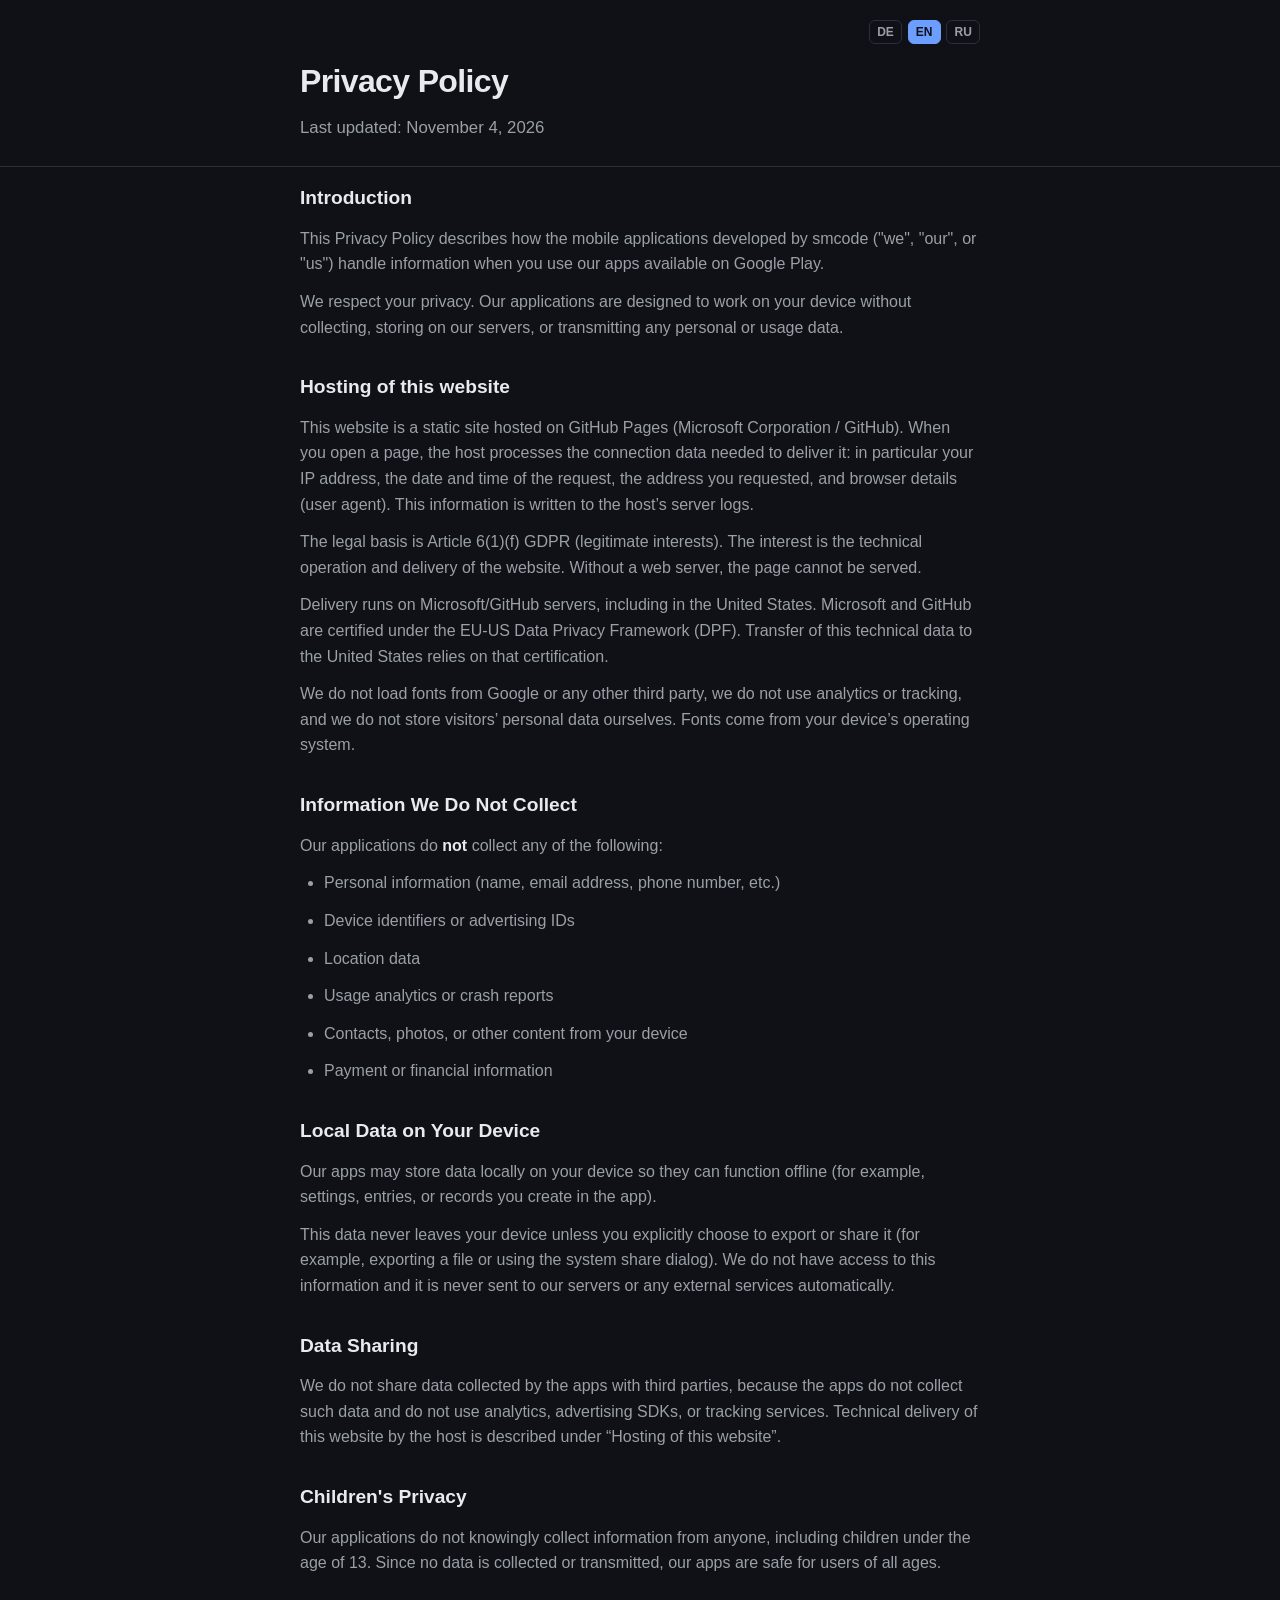
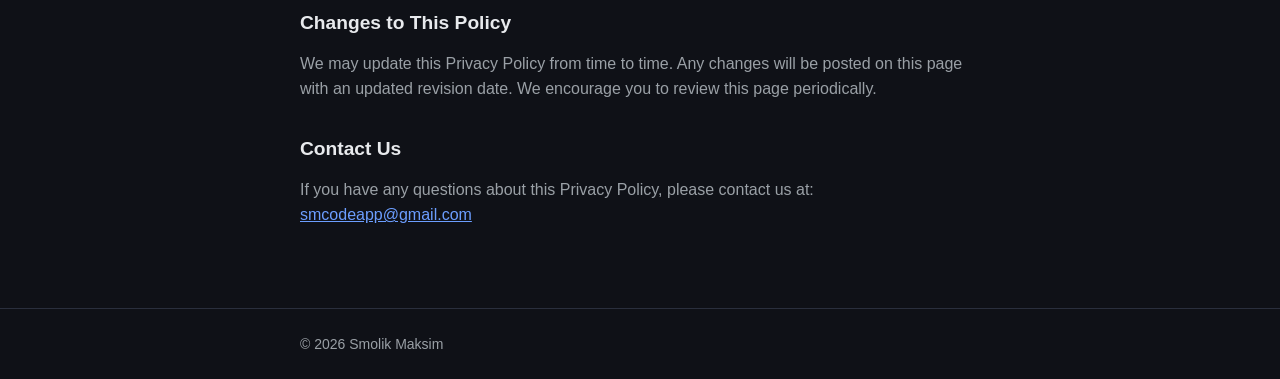
<file: privacy-policy.html>
<!DOCTYPE html>
<html lang="en">
<head>
  <meta charset="UTF-8">
  <meta name="viewport" content="width=device-width, initial-scale=1.0">
  <meta name="robots" content="noindex, nofollow">
  <meta name="description" content="" data-i18n-content="privacy.meta">
  <title data-i18n-title="privacy.title"></title>
  <link rel="stylesheet" href="styles.css">
</head>
<body>
  <header class="header header-small">
    <div class="container">
      <h1 data-i18n="privacy.title"></h1>
      <p class="subtitle" data-i18n="privacy.updated"></p>
    </div>
  </header>

  <main class="container policy">
    <section>
      <h2 data-i18n="privacy.intro.title"></h2>
      <p data-i18n="privacy.intro.p1"></p>
      <p data-i18n="privacy.intro.p2"></p>
    </section>

    <section>
      <h2 data-i18n="privacy.hosting.title"></h2>
      <p data-i18n="privacy.hosting.p1"></p>
      <p data-i18n="privacy.hosting.p2"></p>
      <p data-i18n="privacy.hosting.p3"></p>
      <p data-i18n="privacy.hosting.p4"></p>
    </section>

    <section>
      <h2 data-i18n="privacy.nocollect.title"></h2>
      <p data-i18n-html="privacy.nocollect.p"></p>
      <ul>
        <li data-i18n="privacy.nocollect.l1"></li>
        <li data-i18n="privacy.nocollect.l2"></li>
        <li data-i18n="privacy.nocollect.l3"></li>
        <li data-i18n="privacy.nocollect.l4"></li>
        <li data-i18n="privacy.nocollect.l5"></li>
        <li data-i18n="privacy.nocollect.l6"></li>
      </ul>
    </section>

    <section>
      <h2 data-i18n="privacy.local.title"></h2>
      <p data-i18n="privacy.local.p1"></p>
      <p data-i18n="privacy.local.p2"></p>
    </section>

    <section>
      <h2 data-i18n="privacy.share.title"></h2>
      <p data-i18n="privacy.share.p"></p>
    </section>

    <section>
      <h2 data-i18n="privacy.children.title"></h2>
      <p data-i18n="privacy.children.p"></p>
    </section>

    <section>
      <h2 data-i18n="privacy.changes.title"></h2>
      <p data-i18n="privacy.changes.p"></p>
    </section>

    <section>
      <h2 data-i18n="privacy.contact.title"></h2>
      <p>
        <span data-i18n="privacy.contact.p"></span>
        <a href="mailto:smcodeapp@gmail.com">smcodeapp@gmail.com</a>
      </p>
    </section>
  </main>

  <footer class="footer">
    <div class="container">
      <div class="footer-top">
        <p>&copy; 2026 Smolik Maksim</p>
      </div>
    </div>
  </footer>

  <script src="i18n.js" data-parts="shared root"></script>
</body>
</html>
</file>
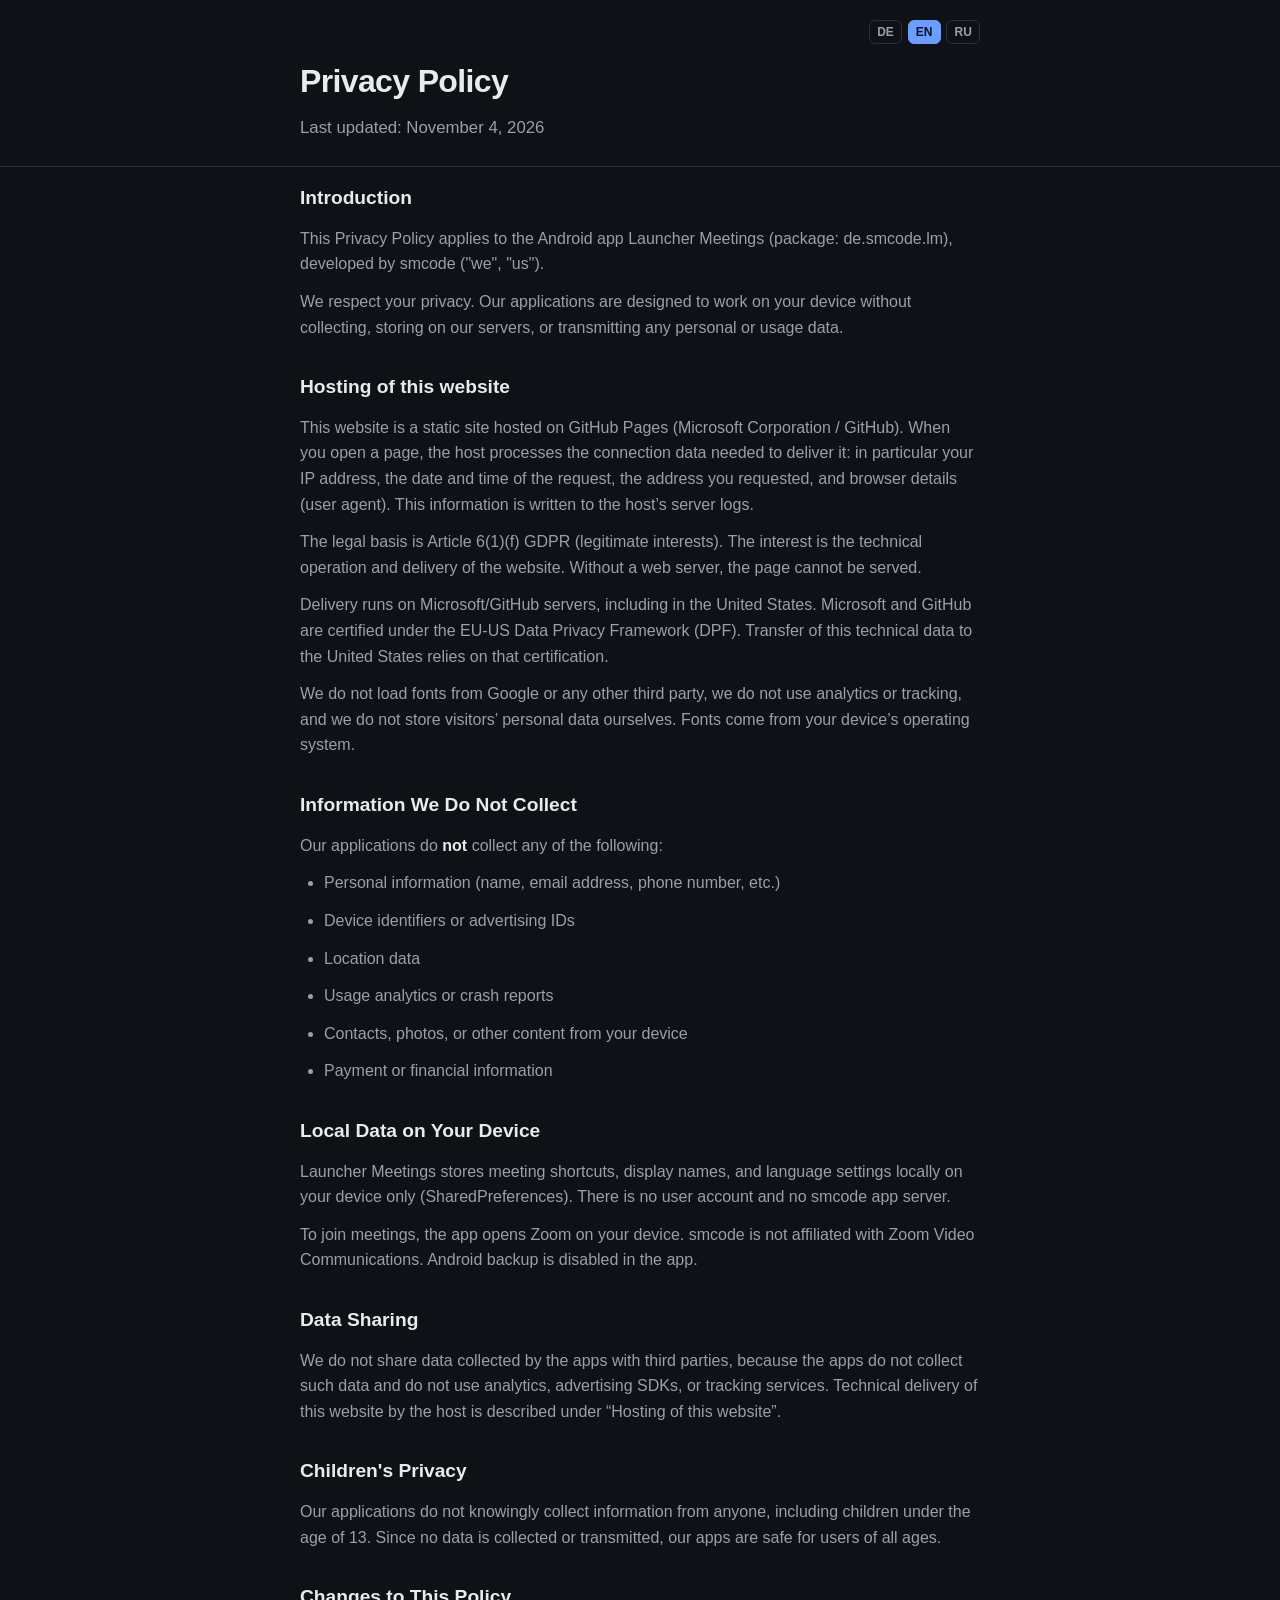
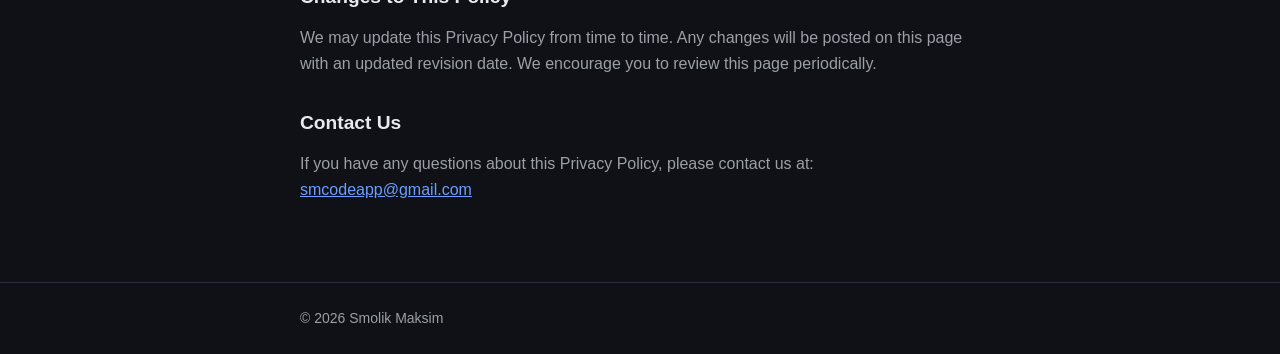
<file: launcher_meetings/privacy-policy.html>
<!DOCTYPE html>
<html lang="en">
<head>
  <meta charset="UTF-8">
  <meta name="viewport" content="width=device-width, initial-scale=1.0">
  <meta name="robots" content="noindex, nofollow">
  <meta name="description" content="" data-i18n-content="privacy.launcher_meetings.meta">
  <title data-i18n-title="privacy.title"></title>
  <link rel="stylesheet" href="../styles.css">
</head>
<body>
  <header class="header header-small">
    <div class="container">
      <h1 data-i18n="privacy.title"></h1>
      <p class="subtitle" data-i18n="privacy.updated"></p>
    </div>
  </header>

  <main class="container policy">
    <section>
      <h2 data-i18n="privacy.intro.title"></h2>
      <p data-i18n="privacy.launcher_meetings.intro.p1"></p>
      <p data-i18n="privacy.intro.p2"></p>
    </section>

    <section>
      <h2 data-i18n="privacy.hosting.title"></h2>
      <p data-i18n="privacy.hosting.p1"></p>
      <p data-i18n="privacy.hosting.p2"></p>
      <p data-i18n="privacy.hosting.p3"></p>
      <p data-i18n="privacy.hosting.p4"></p>
    </section>

    <section>
      <h2 data-i18n="privacy.nocollect.title"></h2>
      <p data-i18n-html="privacy.nocollect.p"></p>
      <ul>
        <li data-i18n="privacy.nocollect.l1"></li>
        <li data-i18n="privacy.nocollect.l2"></li>
        <li data-i18n="privacy.nocollect.l3"></li>
        <li data-i18n="privacy.nocollect.l4"></li>
        <li data-i18n="privacy.nocollect.l5"></li>
        <li data-i18n="privacy.nocollect.l6"></li>
      </ul>
    </section>

    <section>
      <h2 data-i18n="privacy.local.title"></h2>
      <p data-i18n="privacy.launcher_meetings.local.p1"></p>
      <p data-i18n="privacy.launcher_meetings.local.p2"></p>
    </section>

    <section>
      <h2 data-i18n="privacy.share.title"></h2>
      <p data-i18n="privacy.share.p"></p>
    </section>

    <section>
      <h2 data-i18n="privacy.children.title"></h2>
      <p data-i18n="privacy.children.p"></p>
    </section>

    <section>
      <h2 data-i18n="privacy.changes.title"></h2>
      <p data-i18n="privacy.changes.p"></p>
    </section>

    <section>
      <h2 data-i18n="privacy.contact.title"></h2>
      <p>
        <span data-i18n="privacy.contact.p"></span>
        <a href="mailto:smcodeapp@gmail.com">smcodeapp@gmail.com</a>
      </p>
    </section>
  </main>

  <footer class="footer">
    <div class="container">
      <div class="footer-top">
        <p>&copy; 2026 Smolik Maksim</p>
      </div>
    </div>
  </footer>

  <script src="../i18n.js" data-parts="shared root launcher_meetings"></script>
</body>
</html>
</file>
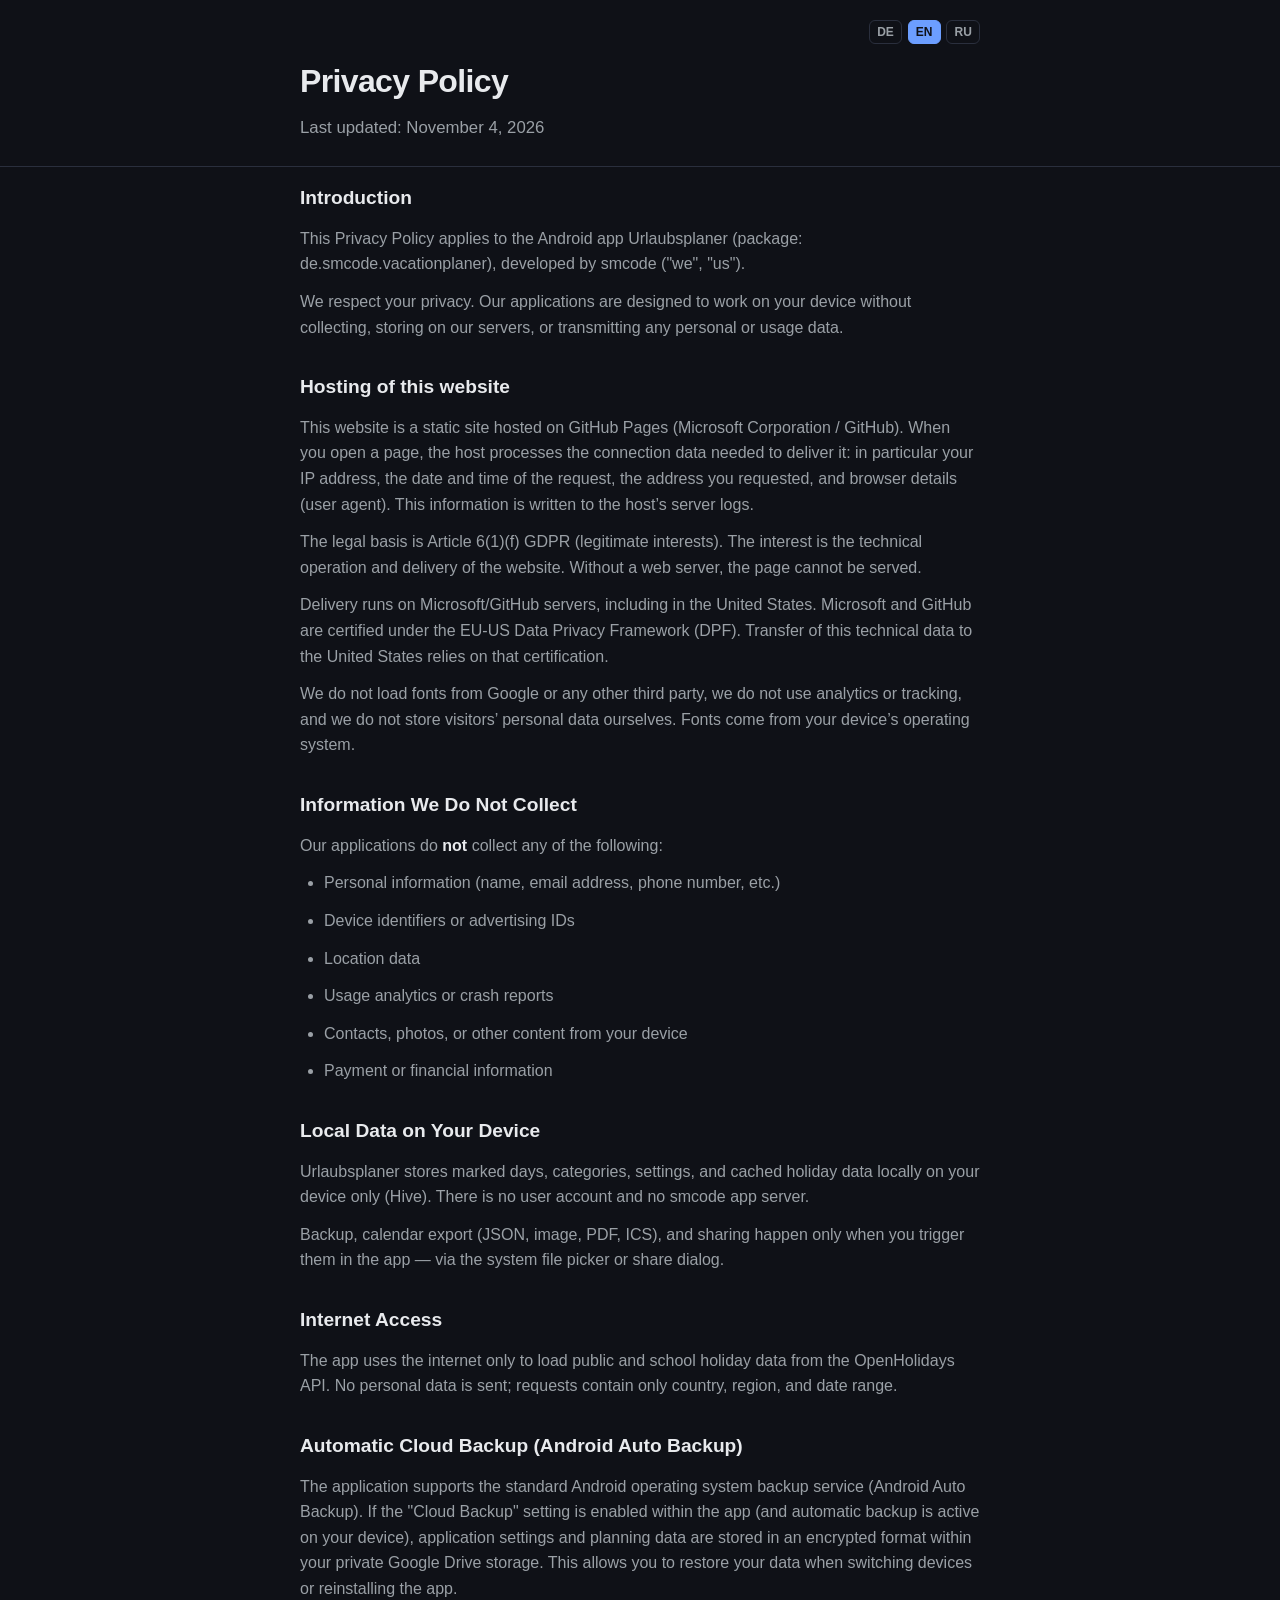
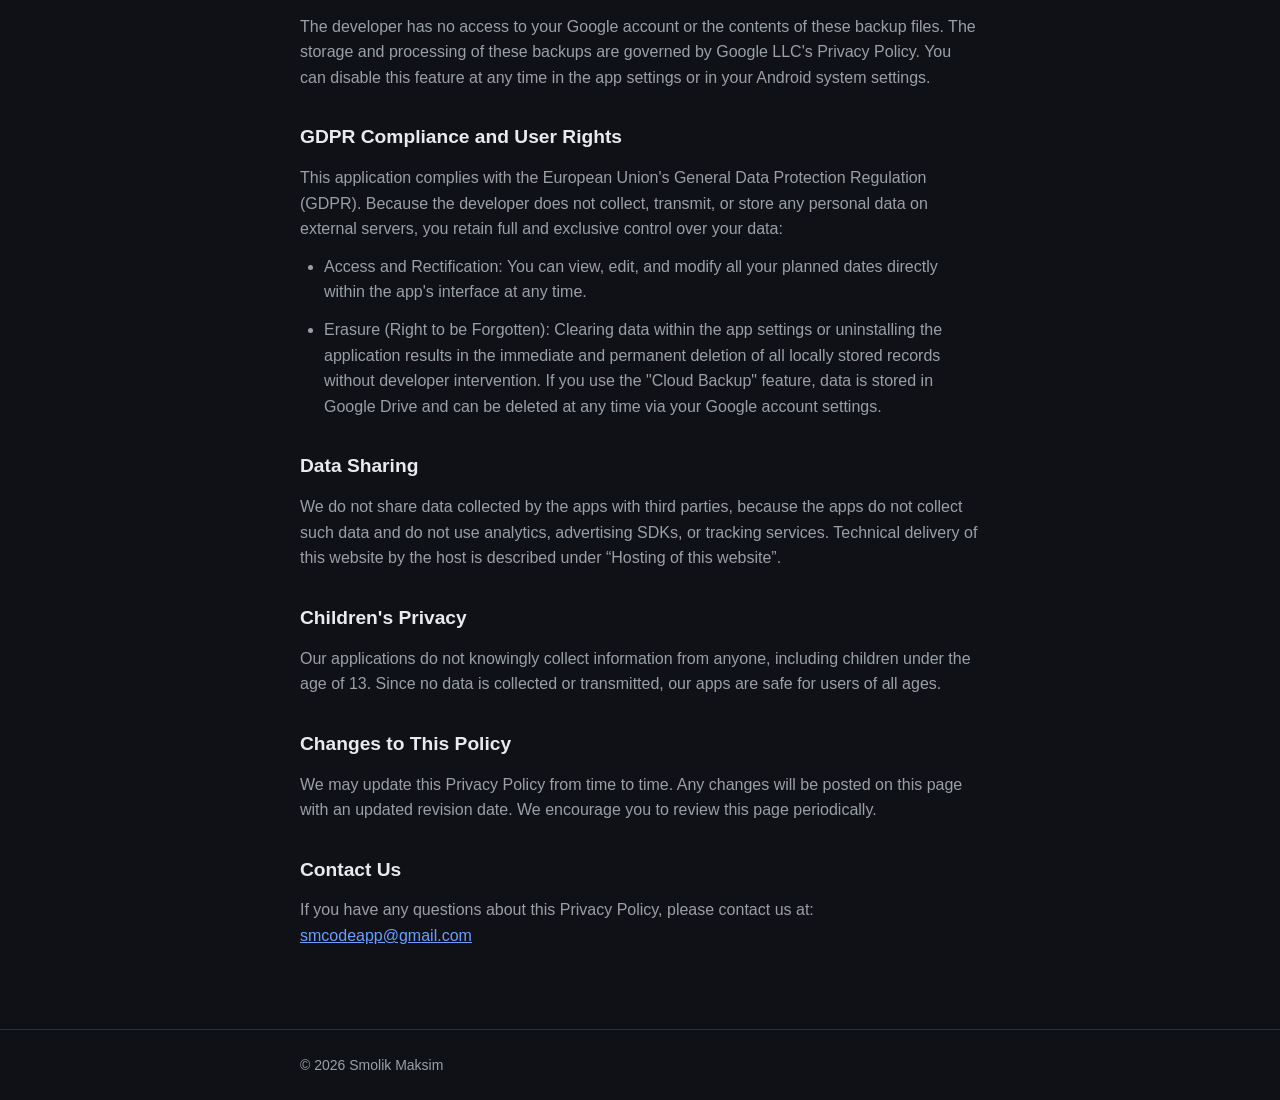
<file: urlaubsplaner/privacy-policy.html>
<!DOCTYPE html>
<html lang="en">
<head>
  <meta charset="UTF-8">
  <meta name="viewport" content="width=device-width, initial-scale=1.0">
  <meta name="robots" content="noindex, nofollow">
  <meta name="description" content="" data-i18n-content="privacy.urlaubsplaner.meta">
  <title data-i18n-title="privacy.title"></title>
  <link rel="stylesheet" href="../styles.css">
</head>
<body>
  <header class="header header-small">
    <div class="container">
      <h1 data-i18n="privacy.title"></h1>
      <p class="subtitle" data-i18n="privacy.updated"></p>
    </div>
  </header>

  <main class="container policy">
    <section>
      <h2 data-i18n="privacy.intro.title"></h2>
      <p data-i18n="privacy.urlaubsplaner.intro.p1"></p>
      <p data-i18n="privacy.intro.p2"></p>
    </section>

    <section>
      <h2 data-i18n="privacy.hosting.title"></h2>
      <p data-i18n="privacy.hosting.p1"></p>
      <p data-i18n="privacy.hosting.p2"></p>
      <p data-i18n="privacy.hosting.p3"></p>
      <p data-i18n="privacy.hosting.p4"></p>
    </section>

    <section>
      <h2 data-i18n="privacy.nocollect.title"></h2>
      <p data-i18n-html="privacy.nocollect.p"></p>
      <ul>
        <li data-i18n="privacy.nocollect.l1"></li>
        <li data-i18n="privacy.nocollect.l2"></li>
        <li data-i18n="privacy.nocollect.l3"></li>
        <li data-i18n="privacy.nocollect.l4"></li>
        <li data-i18n="privacy.nocollect.l5"></li>
        <li data-i18n="privacy.nocollect.l6"></li>
      </ul>
    </section>

    <section>
      <h2 data-i18n="privacy.local.title"></h2>
      <p data-i18n="privacy.urlaubsplaner.local.p1"></p>
      <p data-i18n="privacy.urlaubsplaner.local.p2"></p>
    </section>

    <section>
      <h2 data-i18n="privacy.urlaubsplaner.network.title"></h2>
      <p data-i18n="privacy.urlaubsplaner.network.p"></p>
    </section>

    <section>
      <h2 data-i18n="privacy.urlaubsplaner.cloud.title"></h2>
      <p data-i18n="privacy.urlaubsplaner.cloud.p1"></p>
      <p data-i18n="privacy.urlaubsplaner.cloud.p2"></p>
    </section>

    <section>
      <h2 data-i18n="privacy.urlaubsplaner.gdpr.title"></h2>
      <p data-i18n="privacy.urlaubsplaner.gdpr.p"></p>
      <ul>
        <li data-i18n="privacy.urlaubsplaner.gdpr.l1"></li>
        <li data-i18n="privacy.urlaubsplaner.gdpr.l2"></li>
      </ul>
    </section>

    <section>
      <h2 data-i18n="privacy.share.title"></h2>
      <p data-i18n="privacy.share.p"></p>
    </section>

    <section>
      <h2 data-i18n="privacy.children.title"></h2>
      <p data-i18n="privacy.children.p"></p>
    </section>

    <section>
      <h2 data-i18n="privacy.changes.title"></h2>
      <p data-i18n="privacy.changes.p"></p>
    </section>

    <section>
      <h2 data-i18n="privacy.contact.title"></h2>
      <p>
        <span data-i18n="privacy.contact.p"></span>
        <a href="mailto:smcodeapp@gmail.com">smcodeapp@gmail.com</a>
      </p>
    </section>
  </main>

  <footer class="footer">
    <div class="container">
      <div class="footer-top">
        <p>&copy; 2026 Smolik Maksim</p>
      </div>
    </div>
  </footer>

  <script src="../i18n.js" data-parts="shared root urlaubsplaner"></script>
</body>
</html>
</file>
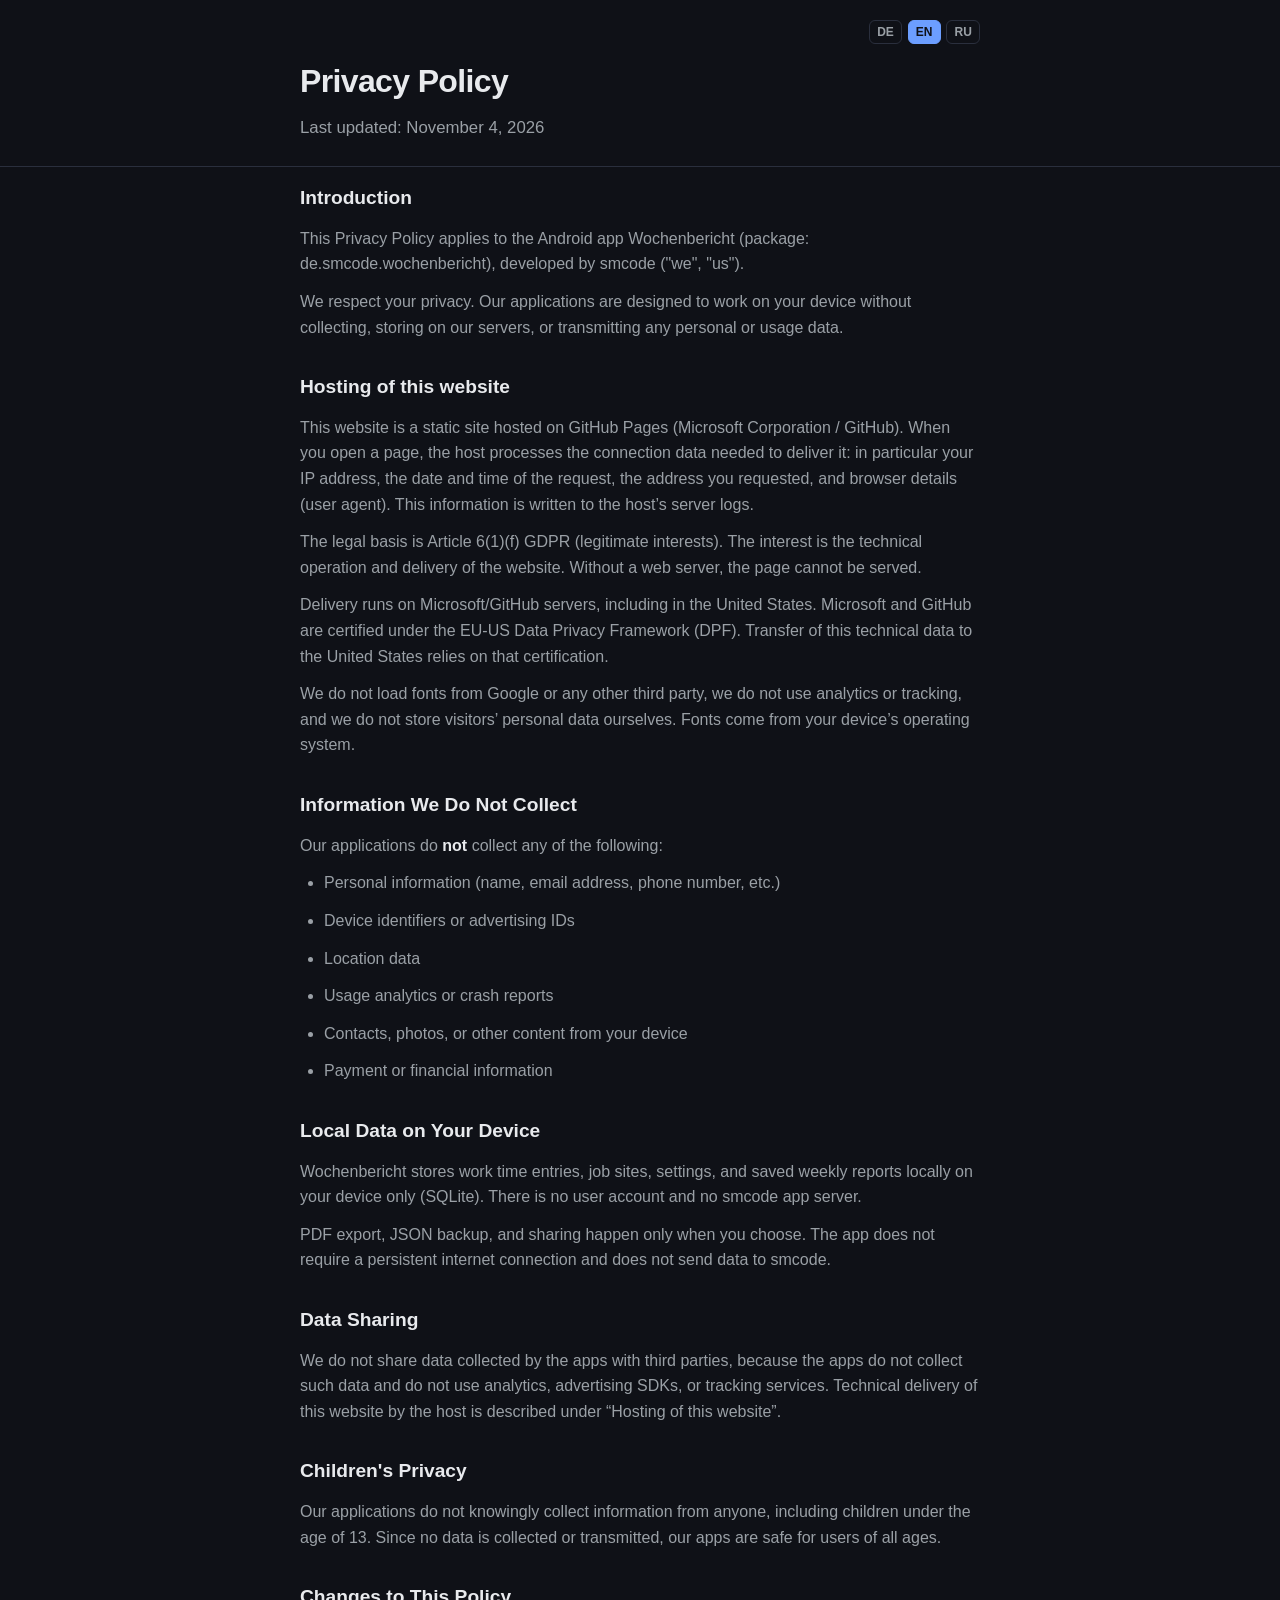
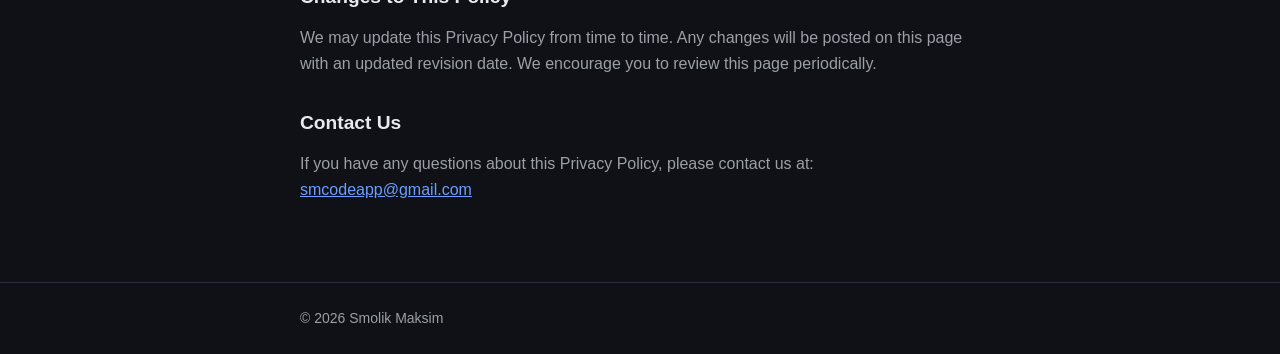
<file: wochenbericht/privacy-policy.html>
<!DOCTYPE html>
<html lang="en">
<head>
  <meta charset="UTF-8">
  <meta name="viewport" content="width=device-width, initial-scale=1.0">
  <meta name="robots" content="noindex, nofollow">
  <meta name="description" content="" data-i18n-content="privacy.wochenbericht.meta">
  <title data-i18n-title="privacy.title"></title>
  <link rel="stylesheet" href="../styles.css">
</head>
<body>
  <header class="header header-small">
    <div class="container">
      <h1 data-i18n="privacy.title"></h1>
      <p class="subtitle" data-i18n="privacy.updated"></p>
    </div>
  </header>

  <main class="container policy">
    <section>
      <h2 data-i18n="privacy.intro.title"></h2>
      <p data-i18n="privacy.wochenbericht.intro.p1"></p>
      <p data-i18n="privacy.intro.p2"></p>
    </section>

    <section>
      <h2 data-i18n="privacy.hosting.title"></h2>
      <p data-i18n="privacy.hosting.p1"></p>
      <p data-i18n="privacy.hosting.p2"></p>
      <p data-i18n="privacy.hosting.p3"></p>
      <p data-i18n="privacy.hosting.p4"></p>
    </section>

    <section>
      <h2 data-i18n="privacy.nocollect.title"></h2>
      <p data-i18n-html="privacy.nocollect.p"></p>
      <ul>
        <li data-i18n="privacy.nocollect.l1"></li>
        <li data-i18n="privacy.nocollect.l2"></li>
        <li data-i18n="privacy.nocollect.l3"></li>
        <li data-i18n="privacy.nocollect.l4"></li>
        <li data-i18n="privacy.nocollect.l5"></li>
        <li data-i18n="privacy.nocollect.l6"></li>
      </ul>
    </section>

    <section>
      <h2 data-i18n="privacy.local.title"></h2>
      <p data-i18n="privacy.wochenbericht.local.p1"></p>
      <p data-i18n="privacy.wochenbericht.local.p2"></p>
    </section>

    <section>
      <h2 data-i18n="privacy.share.title"></h2>
      <p data-i18n="privacy.share.p"></p>
    </section>

    <section>
      <h2 data-i18n="privacy.children.title"></h2>
      <p data-i18n="privacy.children.p"></p>
    </section>

    <section>
      <h2 data-i18n="privacy.changes.title"></h2>
      <p data-i18n="privacy.changes.p"></p>
    </section>

    <section>
      <h2 data-i18n="privacy.contact.title"></h2>
      <p>
        <span data-i18n="privacy.contact.p"></span>
        <a href="mailto:smcodeapp@gmail.com">smcodeapp@gmail.com</a>
      </p>
    </section>
  </main>

  <footer class="footer">
    <div class="container">
      <div class="footer-top">
        <p>&copy; 2026 Smolik Maksim</p>
      </div>
    </div>
  </footer>

  <script src="../i18n.js" data-parts="shared root wochenbericht"></script>
</body>
</html>
</file>
<file: styles.css>
*,
*::before,
*::after {
  box-sizing: border-box;
  margin: 0;
  padding: 0;
}

html {
  background: var(--bg);
}

html:not(.i18n-ready) body {
  visibility: hidden;
}

html:not(.i18n-ready)::before {
  content: "";
  position: fixed;
  top: 50%;
  left: 50%;
  z-index: 2;
  width: 2.25rem;
  height: 2.25rem;
  margin: -1.125rem 0 0 -1.125rem;
  border: 3px solid var(--border);
  border-top-color: var(--accent);
  border-radius: 50%;
  animation: i18n-spin 0.7s linear infinite;
}

html.i18n-ready body {
  animation: i18n-fade 0.28s ease;
}

@keyframes i18n-spin {
  to { transform: rotate(360deg); }
}

@keyframes i18n-fade {
  from { opacity: 0; }
  to { opacity: 1; }
}

:root {
  --bg: #0f1117;
  --surface: #1a1d27;
  --border: #2a2f3d;
  --text: #e8eaed;
  --text-muted: #9aa0a6;
  --accent: #6c9eff;
  --accent-hover: #8ab4ff;
  --radius: 12px;
  --block-gap: 1rem;
}

body {
  font-family: -apple-system, BlinkMacSystemFont, "Segoe UI", Roboto, sans-serif;
  background: var(--bg);
  color: var(--text);
  line-height: 1.6;
  min-height: 100vh;
  display: flex;
  flex-direction: column;
}

.container {
  max-width: 720px;
  margin: 0 auto;
  padding: 0 1.25rem;
}

.header {
  padding: 1.25rem 0 2rem;
  text-align: center;
  border-bottom: 1px solid var(--border);
}

.header-small {
  padding: 1.25rem 0 1.5rem;
  text-align: left;
}

.header-lang {
  display: flex;
  justify-content: flex-end;
  margin-bottom: 0.75rem;
}

.header:not(.header-small) .header-lang {
  justify-content: center;
}

.header h1 {
  font-size: 2rem;
  font-weight: 700;
  letter-spacing: -0.02em;
}

.subtitle {
  color: var(--text-muted);
  margin-top: 0.5rem;
  font-size: 1.05rem;
}

.back-link {
  display: inline-block;
  color: var(--accent);
  text-decoration: none;
  font-size: 0.9rem;
  margin-bottom: 1rem;
}

.back-link:hover {
  color: var(--accent-hover);
}

main {
  flex: 1;
}

main.container {
  padding: var(--block-gap) 1.25rem 3rem;
}

.apps {
  display: flex;
  flex-direction: column;
  gap: var(--block-gap);
}

.app-card {
  display: flex;
  gap: 1.25rem;
  align-items: flex-start;
  background: var(--surface);
  border: 1px solid var(--border);
  border-radius: var(--radius);
  padding: 1.5rem;
}

.app-icon {
  flex-shrink: 0;
  width: 64px;
  height: 64px;
  border-radius: 16px;
  object-fit: cover;
  background: var(--surface);
}

.app-info h2 {
  font-size: 1.15rem;
  margin-bottom: 0.15rem;
}

.app-meta {
  color: var(--accent);
  font-size: 0.8rem;
  margin-bottom: 0.5rem;
}

.app-info p {
  color: var(--text-muted);
  font-size: 0.95rem;
  margin-bottom: 1rem;
}

.app-actions {
  display: flex;
  flex-wrap: wrap;
  gap: 0.5rem;
}

.apps .app-card {
  flex-direction: column;
  align-items: center;
  text-align: center;
}

.apps .app-actions {
  justify-content: center;
  width: 100%;
}

.app-detail {
  display: flex;
  gap: 1.5rem;
  align-items: flex-start;
  background: var(--surface);
  border: 1px solid var(--border);
  border-radius: var(--radius);
  padding: 1.75rem;
}

.app-detail-icon {
  flex-shrink: 0;
  width: 96px;
  height: 96px;
  border-radius: 20px;
  object-fit: cover;
  background: var(--surface);
}

.app-detail-body p {
  color: var(--text-muted);
  margin-bottom: 1rem;
}

.feature-list {
  color: var(--text-muted);
  font-size: 0.95rem;
  margin: 0 0 1rem 1.25rem;
}

.feature-list li {
  margin-bottom: 0.35rem;
}

.app-note {
  font-size: 0.9rem;
  margin-bottom: 1.25rem !important;
}

.app-lead {
  font-size: 1rem;
  line-height: 1.65;
}

#shortcut-permission {
  scroll-margin-top: 1rem;
}

.fold {
  margin-top: var(--block-gap);
  background: var(--surface);
  border: 1px solid var(--border);
  border-radius: var(--radius);
}

.fold summary {
  cursor: pointer;
  list-style: none;
  padding: 1.25rem 1.75rem;
  font-size: 1.05rem;
  font-weight: 600;
  color: var(--text);
}

.fold summary::-webkit-details-marker {
  display: none;
}

.fold summary::after {
  content: "›";
  float: right;
  color: var(--text-muted);
  font-size: 1.25rem;
  line-height: 1.2;
  transform: rotate(90deg);
}

.fold[open] summary::after {
  transform: rotate(-90deg);
}

.fold-body {
  padding: 0 1.75rem 1.25rem;
}

.fold-body h3 {
  font-size: 0.98rem;
  margin: 1.1rem 0 0.35rem;
  color: var(--text);
}

.fold-body h3:first-child {
  margin-top: 0;
}

.fold-body p {
  color: var(--text-muted);
  font-size: 0.95rem;
  margin-bottom: 0;
}

.app-description {
  margin-top: var(--block-gap);
  background: var(--surface);
  border: 1px solid var(--border);
  border-radius: var(--radius);
  padding: 1.75rem;
}

.app-description > h2 {
  font-size: 1.15rem;
  margin-bottom: 1.25rem;
  color: var(--text);
}

.app-description > h2:not(:first-child) {
  margin-top: 2rem;
}

.app-feature {
  margin-bottom: 1.5rem;
}

.app-feature:last-of-type {
  margin-bottom: 0;
}

.app-feature h3 {
  font-size: 0.98rem;
  margin-bottom: 0.5rem;
  color: var(--text);
}

.app-feature p {
  color: var(--text-muted);
  font-size: 0.95rem;
}

.app-privacy-list {
  margin-left: 1.25rem;
  margin-bottom: 0;
}

.carousel {
  margin-top: 2rem;
}

.carousel-title {
  font-size: 1.1rem;
  margin-bottom: 1rem;
  color: var(--text-muted);
  font-weight: 600;
}

.carousel-frame {
  position: relative;
  display: flex;
  align-items: center;
  gap: 0.5rem;
}

.carousel-viewport {
  flex: 1;
  overflow: hidden;
  border: 1px solid var(--border);
  border-radius: var(--radius);
  background: var(--surface);
}

.carousel-track {
  display: flex;
  transition: transform 0.3s ease;
}

.carousel-slide {
  min-width: 100%;
  margin: 0;
  display: flex;
  justify-content: center;
  padding: 1rem;
}

.carousel-slide img {
  display: block;
  max-width: 100%;
  height: auto;
  max-height: 560px;
  border-radius: 8px;
}

.carousel-btn {
  flex-shrink: 0;
  width: 2.25rem;
  height: 2.25rem;
  border: 1px solid var(--border);
  border-radius: 50%;
  background: var(--surface);
  color: var(--text);
  font-size: 1.25rem;
  line-height: 1;
  cursor: pointer;
  transition: background 0.15s, border-color 0.15s;
}

.carousel-btn:hover {
  background: var(--border);
}

.carousel-dots {
  display: flex;
  justify-content: center;
  gap: 0.5rem;
  margin-top: 1rem;
}

.carousel-dot {
  width: 0.5rem;
  height: 0.5rem;
  border: none;
  border-radius: 50%;
  background: var(--border);
  cursor: pointer;
  padding: 0;
  transition: background 0.15s, transform 0.15s;
}

.carousel-dot.active {
  background: var(--accent);
  transform: scale(1.2);
}

.btn {
  display: inline-block;
  background: var(--accent);
  color: #0f1117;
  text-decoration: none;
  font-weight: 600;
  font-size: 0.875rem;
  padding: 0.5rem 1.1rem;
  border-radius: 8px;
  transition: background 0.15s;
}

.btn:hover {
  background: var(--accent-hover);
}

.policy section {
  margin-bottom: 2rem;
}

.policy h2 {
  font-size: 1.2rem;
  margin-bottom: 0.75rem;
}

.policy p,
.policy li {
  color: var(--text-muted);
  margin-bottom: 0.75rem;
}

.policy ul {
  padding-left: 1.5rem;
}

.policy a {
  color: var(--accent);
}

.policy a:hover {
  color: var(--accent-hover);
}

.policy strong {
  color: var(--text);
}

.policy code {
  font-size: 0.85em;
  background: var(--surface);
  padding: 0.1em 0.4em;
  border-radius: 4px;
}

.divider {
  border: none;
  border-top: 1px solid var(--border);
  margin: 2.5rem 0;
}

.footer {
  border-top: 1px solid var(--border);
  padding: 1.5rem 0;
}

.footer .container {
  font-size: 0.875rem;
  color: var(--text-muted);
}

.footer-top {
  display: flex;
  flex-wrap: wrap;
  justify-content: space-between;
  align-items: center;
  width: 100%;
  gap: 0.75rem;
}

.lang-switcher {
  display: flex;
  justify-content: center;
  gap: 0.35rem;
}

.lang-btn {
  border: 1px solid var(--border);
  background: transparent;
  color: var(--text-muted);
  font-size: 0.75rem;
  font-weight: 600;
  padding: 0.25rem 0.45rem;
  border-radius: 6px;
  cursor: pointer;
  transition: background 0.15s, color 0.15s, border-color 0.15s;
}

.lang-btn:hover {
  color: var(--text);
  border-color: var(--text-muted);
}

.lang-btn.active {
  background: var(--accent);
  color: #0f1117;
  border-color: var(--accent);
}

.footer a {
  color: var(--accent);
  text-decoration: none;
}

.footer a:hover {
  color: var(--accent-hover);
}

@media (max-width: 480px) {
  .app-detail {
    flex-direction: column;
    align-items: center;
    text-align: center;
  }

  .feature-list {
    text-align: left;
  }

  .carousel-frame {
    gap: 0.25rem;
  }

  .carousel-btn {
    width: 2rem;
    height: 2rem;
    font-size: 1.1rem;
  }

  .carousel-slide {
    padding: 0.75rem;
  }

  .footer-top {
    justify-content: center;
    gap: 0.5rem;
  }
}
</file>
